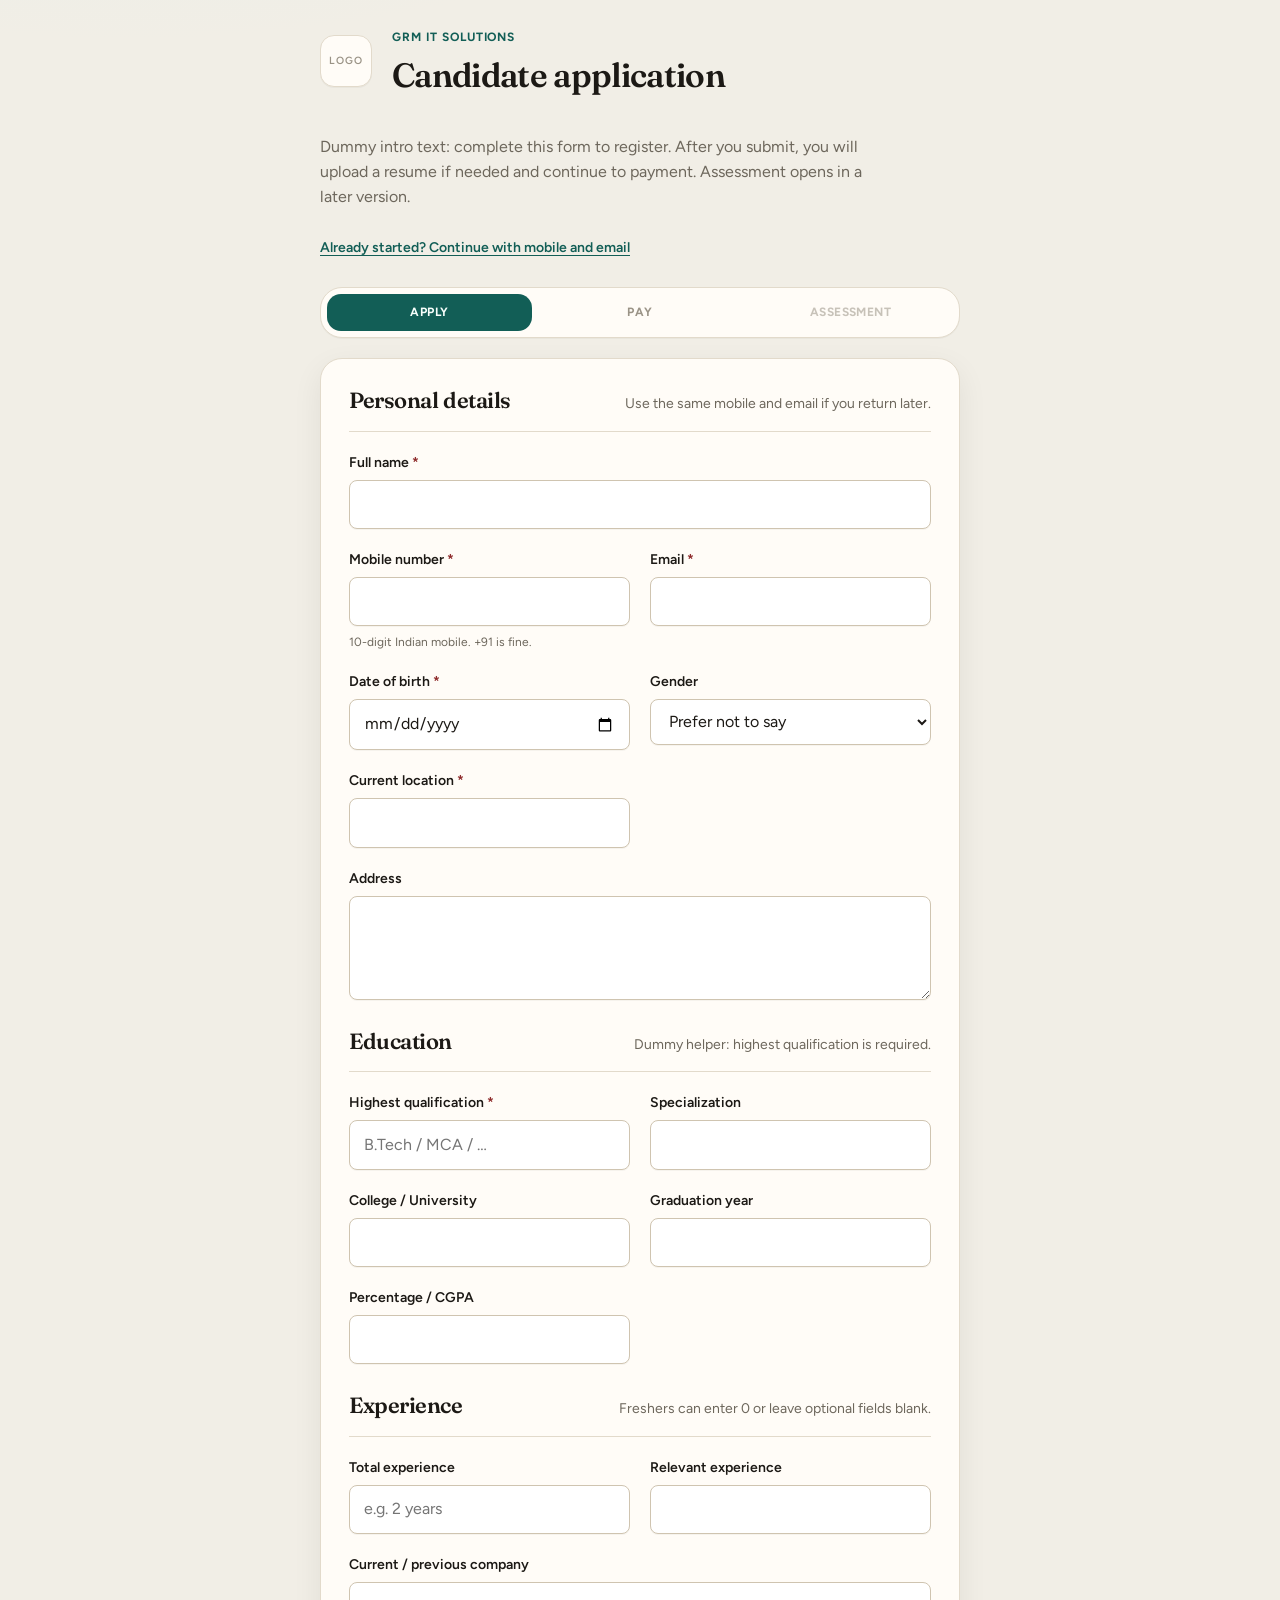
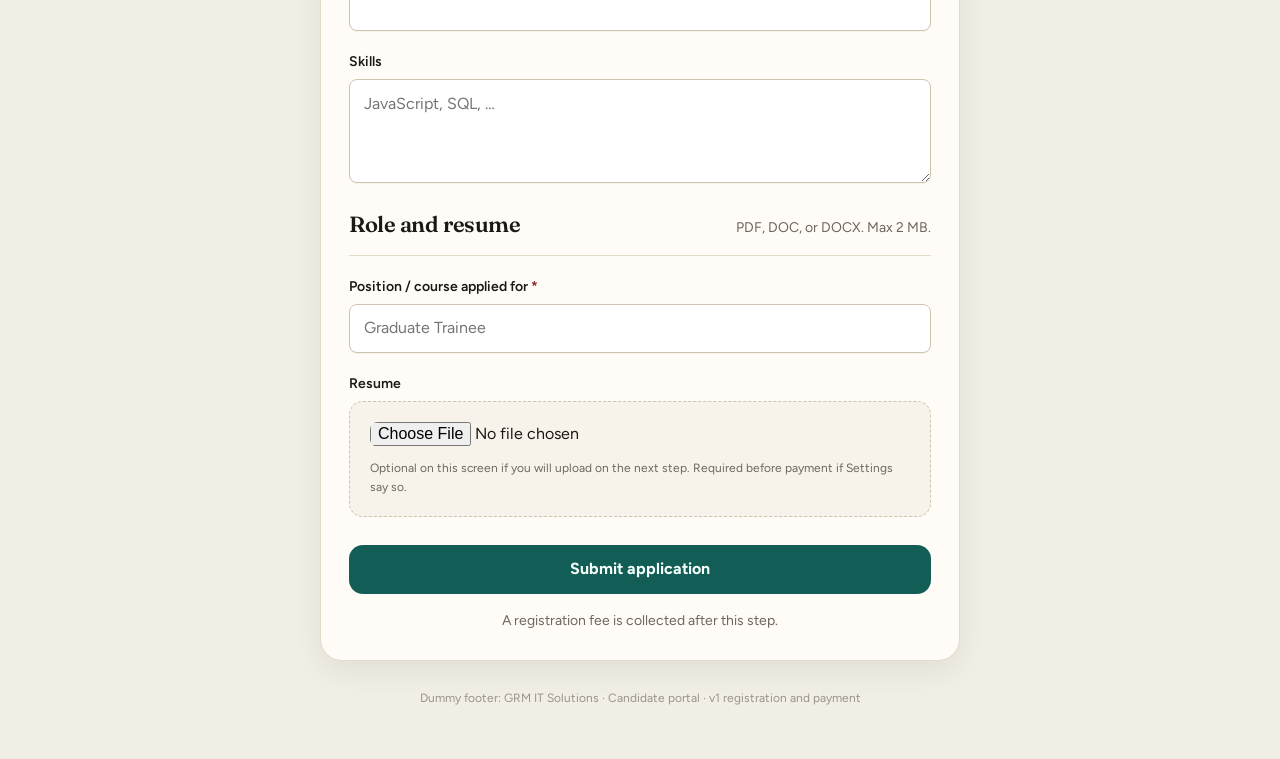
<file: index.html>
<!DOCTYPE html>
<html lang="en">
  <head>
    <meta charset="utf-8" />
    <meta name="viewport" content="width=device-width, initial-scale=1, viewport-fit=cover" />
    <title>Candidate application — GRM IT Solutions</title>
    <link rel="stylesheet" href="css/tokens.css" />
    <link rel="stylesheet" href="css/app.css" />
  </head>
  <body>
    <div class="page">
      <header class="top">
        <div class="brand">
          <div class="logo-slot" aria-label="Company logo placeholder"></div>
          <div>
            <p class="eyebrow">GRM IT Solutions</p>
            <h1>Candidate application</h1>
          </div>
        </div>
        <p class="lede">
          Dummy intro text: complete this form to register. After you submit, you will upload a
          resume if needed and continue to payment. Assessment opens in a later version.
        </p>
        <a class="continue-link" href="status.html">Already started? Continue with mobile and email</a>
      </header>

      <nav class="stepper" aria-label="Application progress">
        <div class="step is-current">Apply</div>
        <div class="step">Pay</div>
        <div class="step is-soon">Assessment</div>
      </nav>

      <div id="existing" class="card hidden" style="margin-top: 1.25rem">
        <p class="kicker">You have an application on this device</p>
        <p class="lede" id="existing-copy"></p>
        <div class="actions">
          <a class="btn btn-primary" href="pay.html">Continue</a>
        </div>
      </div>

      <form id="apply-form" class="card" style="margin-top: 1.25rem" novalidate>
        <div id="banner" class="banner" role="status"></div>

        <div class="section-title">
          <h2>Personal details</h2>
          <p>Use the same mobile and email if you return later.</p>
        </div>
        <div class="grid two">
          <div class="field span-2">
            <label for="fullName">Full name <span class="req">*</span></label>
            <input id="fullName" name="fullName" autocomplete="name" required />
          </div>
          <div class="field">
            <label for="mobile">Mobile number <span class="req">*</span></label>
            <input id="mobile" name="mobile" type="tel" inputmode="numeric" autocomplete="tel" required />
            <p class="hint">10-digit Indian mobile. +91 is fine.</p>
          </div>
          <div class="field">
            <label for="email">Email <span class="req">*</span></label>
            <input id="email" name="email" type="email" autocomplete="email" required />
          </div>
          <div class="field">
            <label for="dob">Date of birth <span class="req">*</span></label>
            <input id="dob" name="dob" type="date" required />
          </div>
          <div class="field">
            <label for="gender">Gender</label>
            <select id="gender" name="gender">
              <option value="">Prefer not to say</option>
              <option>Female</option>
              <option>Male</option>
              <option>Other</option>
            </select>
          </div>
          <div class="field">
            <label for="currentLocation">Current location <span class="req">*</span></label>
            <input id="currentLocation" name="currentLocation" autocomplete="address-level2" required />
          </div>
          <div class="field span-2">
            <label for="address">Address</label>
            <textarea id="address" name="address" autocomplete="street-address"></textarea>
          </div>
        </div>

        <div class="section-title" style="margin-top: 1.75rem">
          <h2>Education</h2>
          <p>Dummy helper: highest qualification is required.</p>
        </div>
        <div class="grid two">
          <div class="field">
            <label for="highestQualification">Highest qualification <span class="req">*</span></label>
            <input id="highestQualification" name="highestQualification" required placeholder="B.Tech / MCA / …" />
          </div>
          <div class="field">
            <label for="specialization">Specialization</label>
            <input id="specialization" name="specialization" />
          </div>
          <div class="field">
            <label for="college">College / University</label>
            <input id="college" name="college" />
          </div>
          <div class="field">
            <label for="graduationYear">Graduation year</label>
            <input id="graduationYear" name="graduationYear" inputmode="numeric" maxlength="4" />
          </div>
          <div class="field">
            <label for="percentageCgpa">Percentage / CGPA</label>
            <input id="percentageCgpa" name="percentageCgpa" />
          </div>
        </div>

        <div class="section-title" style="margin-top: 1.75rem">
          <h2>Experience</h2>
          <p>Freshers can enter 0 or leave optional fields blank.</p>
        </div>
        <div class="grid two">
          <div class="field">
            <label for="totalExperience">Total experience</label>
            <input id="totalExperience" name="totalExperience" placeholder="e.g. 2 years" />
          </div>
          <div class="field">
            <label for="relevantExperience">Relevant experience</label>
            <input id="relevantExperience" name="relevantExperience" />
          </div>
          <div class="field span-2">
            <label for="currentCompany">Current / previous company</label>
            <input id="currentCompany" name="currentCompany" />
          </div>
          <div class="field span-2">
            <label for="skills">Skills</label>
            <textarea id="skills" name="skills" placeholder="JavaScript, SQL, …"></textarea>
          </div>
        </div>

        <div class="section-title" style="margin-top: 1.75rem">
          <h2>Role and resume</h2>
          <p>PDF, DOC, or DOCX. Max 2 MB.</p>
        </div>
        <div class="grid two">
          <div class="field span-2">
            <label for="positionCourse">Position / course applied for <span class="req">*</span></label>
            <input
              id="positionCourse"
              name="positionCourse"
              list="roles"
              required
              placeholder="Graduate Trainee"
            />
            <datalist id="roles">
              <option value="Graduate Trainee"></option>
              <option value="Junior Software Engineer"></option>
              <option value="Frontend Developer"></option>
              <option value="Backend Developer"></option>
              <option value="Internship"></option>
            </datalist>
          </div>
          <div class="field span-2">
            <label for="resume">Resume</label>
            <div class="file">
              <input id="resume" name="resume" type="file" accept=".pdf,.doc,.docx,application/pdf" />
              <p class="hint" id="resume-hint">Optional on this screen if you will upload on the next step. Required before payment if Settings say so.</p>
            </div>
          </div>
        </div>

        <div class="actions">
          <button class="btn btn-primary" id="submit-btn" type="submit">Submit application</button>
          <p class="fee-note" id="fee-note">A registration fee is collected after this step.</p>
        </div>
      </form>

      <p class="foot">Dummy footer: GRM IT Solutions · Candidate portal · v1 registration and payment</p>
    </div>

    <script src="js/config.js"></script>
    <script src="js/api.js"></script>
    <script src="js/apply.js"></script>
  </body>
</html>
</file>
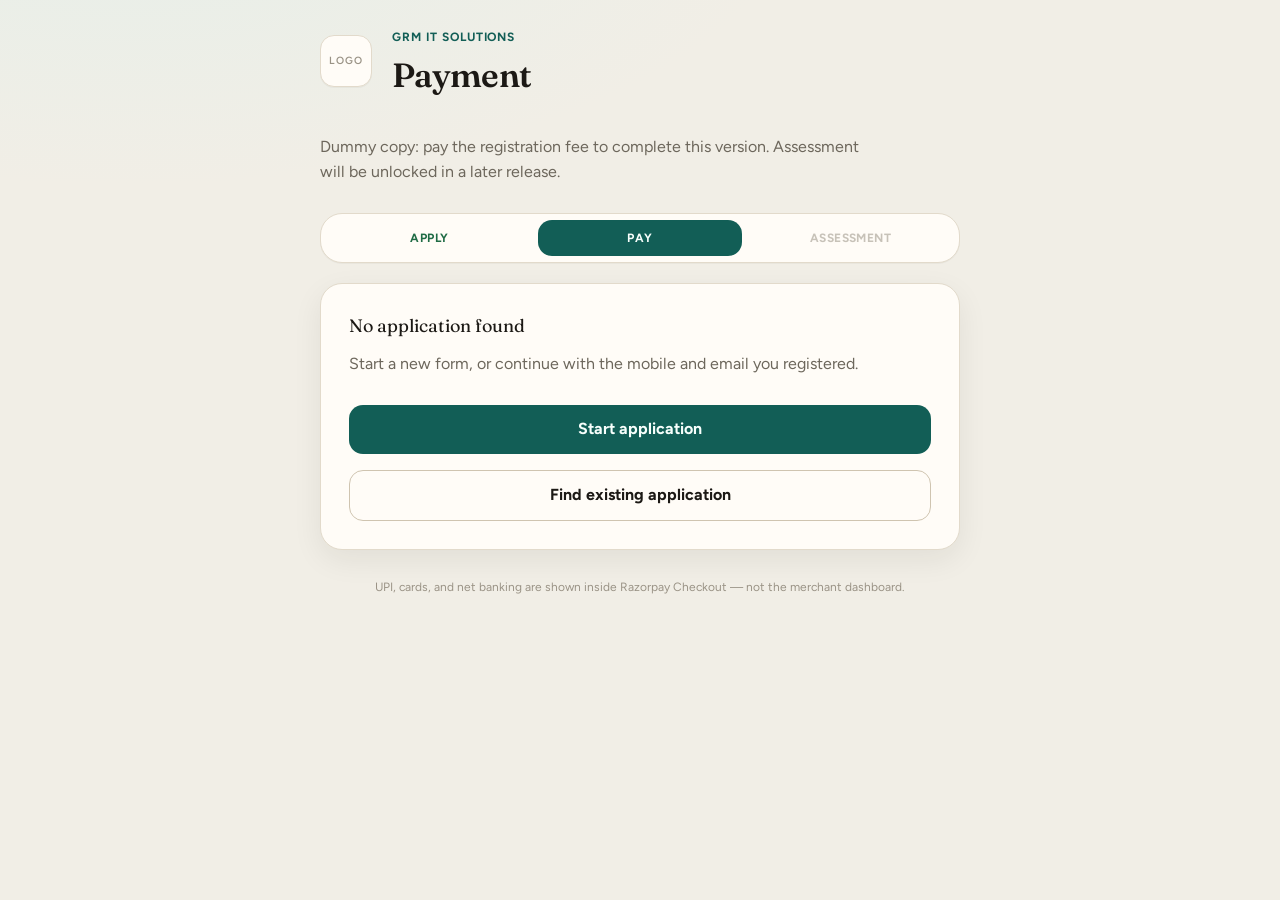
<file: pay.html>
<!DOCTYPE html>
<html lang="en">
  <head>
    <meta charset="utf-8" />
    <meta name="viewport" content="width=device-width, initial-scale=1, viewport-fit=cover" />
    <title>Payment — GRM IT Solutions</title>
    <link rel="stylesheet" href="css/tokens.css" />
    <link rel="stylesheet" href="css/app.css" />
  </head>
  <body>
    <div class="page">
      <header class="top">
        <div class="brand">
          <div class="logo-slot" aria-label="Company logo placeholder"></div>
          <div>
            <p class="eyebrow">GRM IT Solutions</p>
            <h1>Payment</h1>
          </div>
        </div>
        <p class="lede">
          Dummy copy: pay the registration fee to complete this version. Assessment will be unlocked
          in a later release.
        </p>
      </header>

      <nav class="stepper" aria-label="Application progress">
        <div class="step is-done">Apply</div>
        <div class="step is-current">Pay</div>
        <div class="step is-soon">Assessment</div>
      </nav>

      <section class="card" style="margin-top: 1.25rem">
        <div id="banner" class="banner" role="status"></div>
        <div id="panel-loading">
          <p class="lede">Loading your application…</p>
        </div>

        <div id="panel-resume" class="hidden">
          <p class="kicker">Upload your resume</p>
          <p class="lede">Payment stays locked until a PDF, DOC, or DOCX is stored.</p>
          <form id="resume-form" class="grid" style="margin-top: 1rem">
            <div class="field">
              <label for="resume">Resume <span class="req">*</span></label>
              <div class="file">
                <input id="resume" name="resume" type="file" accept=".pdf,.doc,.docx,application/pdf" required />
                <p class="hint">Maximum 2 MB.</p>
              </div>
            </div>
            <button class="btn btn-primary" id="resume-btn" type="submit">Upload and continue</button>
          </form>
        </div>

        <div id="panel-pay" class="hidden">
          <p class="kicker" id="pay-hello">Hello</p>
          <div class="summary" style="margin: 1rem 0 1.25rem">
            <div class="summary-row"><span>Application ID</span><strong id="app-id">—</strong></div>
            <div class="summary-row"><span>Position</span><strong id="app-role">—</strong></div>
            <div class="summary-row"><span>Amount</span><strong class="amount" id="app-amount">—</strong></div>
          </div>
          <div class="actions">
            <button class="btn btn-primary" id="pay-btn" type="button">Pay now</button>
            <p class="fee-note" id="inapp-note"></p>
          </div>
        </div>

        <div id="panel-paid" class="hidden">
          <p class="kicker">Payment successful</p>
          <p class="lede" id="paid-copy"></p>
          <div class="actions">
            <button class="btn btn-primary" type="button" disabled>Start assessment</button>
            <a class="btn btn-ghost" href="status.html">View status</a>
          </div>
        </div>

        <div id="panel-missing" class="hidden">
          <p class="kicker">No application found</p>
          <p class="lede">Start a new form, or continue with the mobile and email you registered.</p>
          <div class="actions">
            <a class="btn btn-primary" href="index.html">Start application</a>
            <a class="btn btn-ghost" href="status.html">Find existing application</a>
          </div>
        </div>
      </section>

      <p class="foot">UPI, cards, and net banking are shown inside Razorpay Checkout — not the merchant dashboard.</p>
    </div>

    <script src="https://checkout.razorpay.com/v1/checkout.js"></script>
    <script src="js/config.js"></script>
    <script src="js/api.js"></script>
    <script src="js/pay.js"></script>
  </body>
</html>
</file>
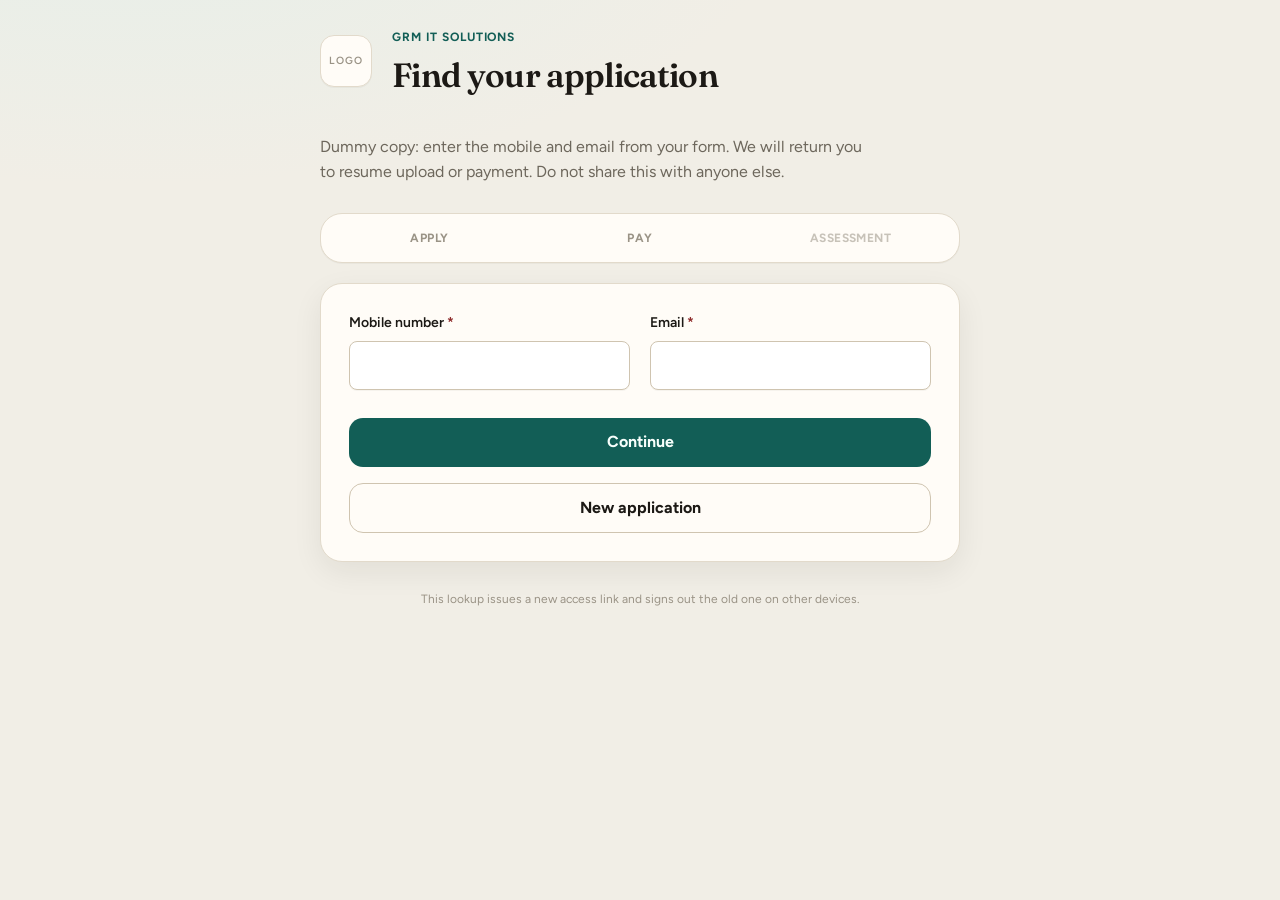
<file: status.html>
<!DOCTYPE html>
<html lang="en">
  <head>
    <meta charset="utf-8" />
    <meta name="viewport" content="width=device-width, initial-scale=1, viewport-fit=cover" />
    <title>Application status — GRM IT Solutions</title>
    <link rel="stylesheet" href="css/tokens.css" />
    <link rel="stylesheet" href="css/app.css" />
  </head>
  <body>
    <div class="page">
      <header class="top">
        <div class="brand">
          <div class="logo-slot" aria-label="Company logo placeholder"></div>
          <div>
            <p class="eyebrow">GRM IT Solutions</p>
            <h1>Find your application</h1>
          </div>
        </div>
        <p class="lede">
          Dummy copy: enter the mobile and email from your form. We will return you to resume upload
          or payment. Do not share this with anyone else.
        </p>
      </header>

      <nav class="stepper" aria-label="Application progress">
        <div class="step">Apply</div>
        <div class="step">Pay</div>
        <div class="step is-soon">Assessment</div>
      </nav>

      <form id="lookup-form" class="card" style="margin-top: 1.25rem">
        <div id="banner" class="banner" role="status"></div>
        <div class="grid two">
          <div class="field">
            <label for="mobile">Mobile number <span class="req">*</span></label>
            <input id="mobile" name="mobile" type="tel" inputmode="numeric" autocomplete="tel" required />
          </div>
          <div class="field">
            <label for="email">Email <span class="req">*</span></label>
            <input id="email" name="email" type="email" autocomplete="email" required />
          </div>
        </div>
        <div class="actions">
          <button class="btn btn-primary" id="lookup-btn" type="submit">Continue</button>
          <a class="btn btn-ghost" href="index.html">New application</a>
        </div>
      </form>

      <p class="foot">This lookup issues a new access link and signs out the old one on other devices.</p>
    </div>

    <script src="js/config.js"></script>
    <script src="js/api.js"></script>
    <script src="js/status.js"></script>
  </body>
</html>
</file>
<file: css/tokens.css>
/* =============================================================================
   GRM IT Solutions — brand tokens
   Change colors, type, and spacing here. Components in app.css only use these.
   ============================================================================= */

@import url("https://fonts.googleapis.com/css2?family=Figtree:ital,wght@0,400;0,500;0,600;0,700;1,400&family=Fraunces:opsz,wght@9..144,500;9..144,600;9..144,700&display=swap");

:root {
  /* Type — swap these two families to rebrand */
  --font-display: "Fraunces", Georgia, "Times New Roman", serif;
  --font-body: "Figtree", "Segoe UI", system-ui, sans-serif;

  --text-xs: 0.75rem;
  --text-sm: 0.875rem;
  --text-md: 1rem;
  --text-lg: 1.125rem;
  --text-xl: 1.375rem;
  --text-2xl: clamp(1.6rem, 4vw, 2.1rem);
  --leading-tight: 1.2;
  --leading-body: 1.55;
  --tracking-wide: 0.08em;

  /* Color — warm paper + deep teal. Replace the accent to rebrand. */
  --color-bg: #f1eee6;
  --color-bg-tint: #e7efe9;
  --color-surface: #fffcf7;
  --color-surface-2: #f7f3ea;
  --color-text: #1c1915;
  --color-muted: #6d675c;
  --color-faint: #9a9386;
  --color-line: #e2dacb;
  --color-line-strong: #cfc4b0;

  --color-accent: #125e56;
  --color-accent-hover: #0e4a44;
  --color-accent-soft: #dceeea;
  --color-accent-on: #f7fffc;

  --color-danger: #8f2d2d;
  --color-danger-soft: #f8e8e8;
  --color-ok: #1f6b45;
  --color-ok-soft: #e3f4ea;
  --color-warn: #8a5a10;
  --color-warn-soft: #f8edd6;

  --radius-sm: 8px;
  --radius-md: 14px;
  --radius-lg: 22px;
  --radius-pill: 999px;

  --space-2: 0.25rem;
  --space-4: 0.5rem;
  --space-8: 0.75rem;
  --space-12: 1rem;
  --space-16: 1.25rem;
  --space-24: 1.75rem;
  --space-32: 2.25rem;
  --space-48: 3.25rem;

  --shadow-sm: 0 1px 0 rgba(28, 25, 21, 0.04);
  --shadow-md: 0 10px 30px rgba(28, 25, 21, 0.07);
  --wrap: 40rem;
  --tap: 2.75rem;
  --focus: 0 0 0 3px var(--color-accent-soft);
}
</file>
<file: css/app.css>
*,
*::before,
*::after {
  box-sizing: border-box;
}

html {
  -webkit-text-size-adjust: 100%;
}

body {
  margin: 0;
  min-height: 100dvh;
  font-family: var(--font-body);
  font-size: var(--text-md);
  line-height: var(--leading-body);
  color: var(--color-text);
  background:
    radial-gradient(1200px 500px at 10% -10%, var(--color-bg-tint), transparent 55%),
    var(--color-bg);
}

img {
  max-width: 100%;
  display: block;
}

h1,
h2,
h3 {
  font-family: var(--font-display);
  font-weight: 600;
  line-height: var(--leading-tight);
  letter-spacing: -0.02em;
  margin: 0;
}

h1 {
  font-size: var(--text-2xl);
}

h2 {
  font-size: var(--text-xl);
}

p {
  margin: 0;
}

a {
  color: var(--color-accent);
  text-underline-offset: 0.18em;
}

button,
input,
select,
textarea {
  font: inherit;
  color: inherit;
}

.page {
  width: min(100% - 1.5rem, var(--wrap));
  margin: 0 auto;
  padding: var(--space-24) 0 calc(var(--space-48) + env(safe-area-inset-bottom));
}

.top {
  display: flex;
  flex-direction: column;
  gap: var(--space-24);
  margin-bottom: var(--space-24);
}

.brand {
  display: flex;
  align-items: center;
  gap: var(--space-16);
}

/* Empty box until a logo <img> is dropped in */
.logo-slot {
  flex: 0 0 3.25rem;
  width: 3.25rem;
  height: 3.25rem;
  border-radius: var(--radius-md);
  border: 1px solid var(--color-line);
  background: var(--color-surface);
  display: grid;
  place-items: center;
  overflow: hidden;
  box-shadow: var(--shadow-sm);
}

.logo-slot img {
  width: 100%;
  height: 100%;
  object-fit: contain;
}

.logo-slot:empty::after {
  content: "Logo";
  font-size: 0.65rem;
  font-weight: 600;
  letter-spacing: var(--tracking-wide);
  text-transform: uppercase;
  color: var(--color-faint);
}

.eyebrow {
  font-size: var(--text-xs);
  font-weight: 700;
  letter-spacing: var(--tracking-wide);
  text-transform: uppercase;
  color: var(--color-accent);
  margin-bottom: var(--space-4);
}

.lede {
  color: var(--color-muted);
  margin-top: var(--space-8);
  max-width: 34em;
}

.continue-link {
  font-size: var(--text-sm);
  font-weight: 600;
}

.stepper {
  display: grid;
  grid-template-columns: 1fr 1fr 1fr;
  gap: 0.4rem;
  padding: 0.4rem;
  background: var(--color-surface);
  border: 1px solid var(--color-line);
  border-radius: var(--radius-lg);
  box-shadow: var(--shadow-sm);
}

.step {
  text-align: center;
  padding: 0.55rem 0.3rem;
  border-radius: var(--radius-md);
  font-size: var(--text-xs);
  font-weight: 700;
  letter-spacing: 0.04em;
  text-transform: uppercase;
  color: var(--color-faint);
}

.step.is-done {
  color: var(--color-ok);
}

.step.is-current {
  background: var(--color-accent);
  color: var(--color-accent-on);
}

.step.is-soon {
  opacity: 0.55;
}

.btn:disabled {
  opacity: 0.5;
  cursor: not-allowed;
}

.card {
  background: var(--color-surface);
  border: 1px solid var(--color-line);
  border-radius: var(--radius-lg);
  box-shadow: var(--shadow-md);
  padding: var(--space-24);
}

.card + .card {
  margin-top: var(--space-16);
}

.section-title {
  display: flex;
  flex-direction: column;
  align-items: flex-start;
  gap: var(--space-4);
  margin-bottom: var(--space-16);
  padding-bottom: var(--space-12);
  border-bottom: 1px solid var(--color-line);
}

.section-title p {
  font-size: var(--text-sm);
  color: var(--color-muted);
}

@media (min-width: 640px) {
  .section-title {
    flex-direction: row;
    align-items: baseline;
    justify-content: space-between;
    gap: var(--space-12);
  }
}

.grid {
  display: grid;
  gap: var(--space-16);
}

@media (min-width: 640px) {
  .grid.two {
    grid-template-columns: 1fr 1fr;
  }
}

.field {
  display: flex;
  flex-direction: column;
  gap: 0.4rem;
}

.field.span-2 {
  grid-column: 1 / -1;
}

.field label {
  font-size: var(--text-sm);
  font-weight: 600;
}

.req {
  color: var(--color-danger);
  font-weight: 700;
}

.hint {
  font-size: var(--text-xs);
  color: var(--color-muted);
}

.field input,
.field select,
.field textarea {
  min-height: var(--tap);
  width: 100%;
  padding: 0.7rem 0.85rem;
  border: 1px solid var(--color-line-strong);
  border-radius: var(--radius-sm);
  background: #fff;
  box-shadow: var(--shadow-sm);
}

.field textarea {
  min-height: 6.5rem;
  resize: vertical;
}

.field input:focus,
.field select:focus,
.field textarea:focus {
  outline: none;
  border-color: var(--color-accent);
  box-shadow: var(--focus);
}

.file {
  border: 1.5px dashed var(--color-line-strong);
  border-radius: var(--radius-md);
  padding: var(--space-16);
  background: var(--color-surface-2);
  display: flex;
  flex-direction: column;
  gap: var(--space-8);
}

.file input[type="file"] {
  min-height: auto;
  padding: 0;
  border: 0;
  box-shadow: none;
  background: transparent;
}

.actions {
  display: flex;
  flex-direction: column;
  gap: var(--space-12);
  margin-top: var(--space-24);
}

.btn {
  display: inline-flex;
  align-items: center;
  justify-content: center;
  gap: 0.5rem;
  min-height: var(--tap);
  padding: 0.75rem 1.15rem;
  border: 0;
  border-radius: var(--radius-md);
  font-weight: 700;
  cursor: pointer;
  text-decoration: none;
}

.btn:disabled {
  opacity: 0.55;
  cursor: not-allowed;
}

.btn-primary {
  background: var(--color-accent);
  color: var(--color-accent-on);
}

.btn-primary:hover:not(:disabled) {
  background: var(--color-accent-hover);
}

.btn-ghost {
  background: transparent;
  color: var(--color-text);
  border: 1px solid var(--color-line-strong);
}

.fee-note {
  text-align: center;
  font-size: var(--text-sm);
  color: var(--color-muted);
}

.banner {
  display: none;
  margin-bottom: var(--space-16);
  padding: 0.9rem 1rem;
  border-radius: var(--radius-md);
  font-size: var(--text-sm);
  font-weight: 600;
}

.banner.is-on {
  display: block;
}

.banner.is-error {
  background: var(--color-danger-soft);
  color: var(--color-danger);
}

.banner.is-ok {
  background: var(--color-ok-soft);
  color: var(--color-ok);
}

.banner.is-warn {
  background: var(--color-warn-soft);
  color: var(--color-warn);
}

.summary {
  display: grid;
  gap: 0.75rem;
}

.summary-row {
  display: flex;
  justify-content: space-between;
  gap: 1rem;
  font-size: var(--text-sm);
}

.summary-row span:first-child {
  color: var(--color-muted);
}

.kicker {
  font-family: var(--font-display);
  font-size: var(--text-lg);
  margin-bottom: var(--space-8);
}

.foot {
  margin-top: var(--space-24);
  font-size: var(--text-xs);
  color: var(--color-faint);
  text-align: center;
}

.hidden {
  display: none !important;
}

.amount {
  font-family: var(--font-display);
  font-size: 2rem;
  letter-spacing: -0.03em;
}
</file>
